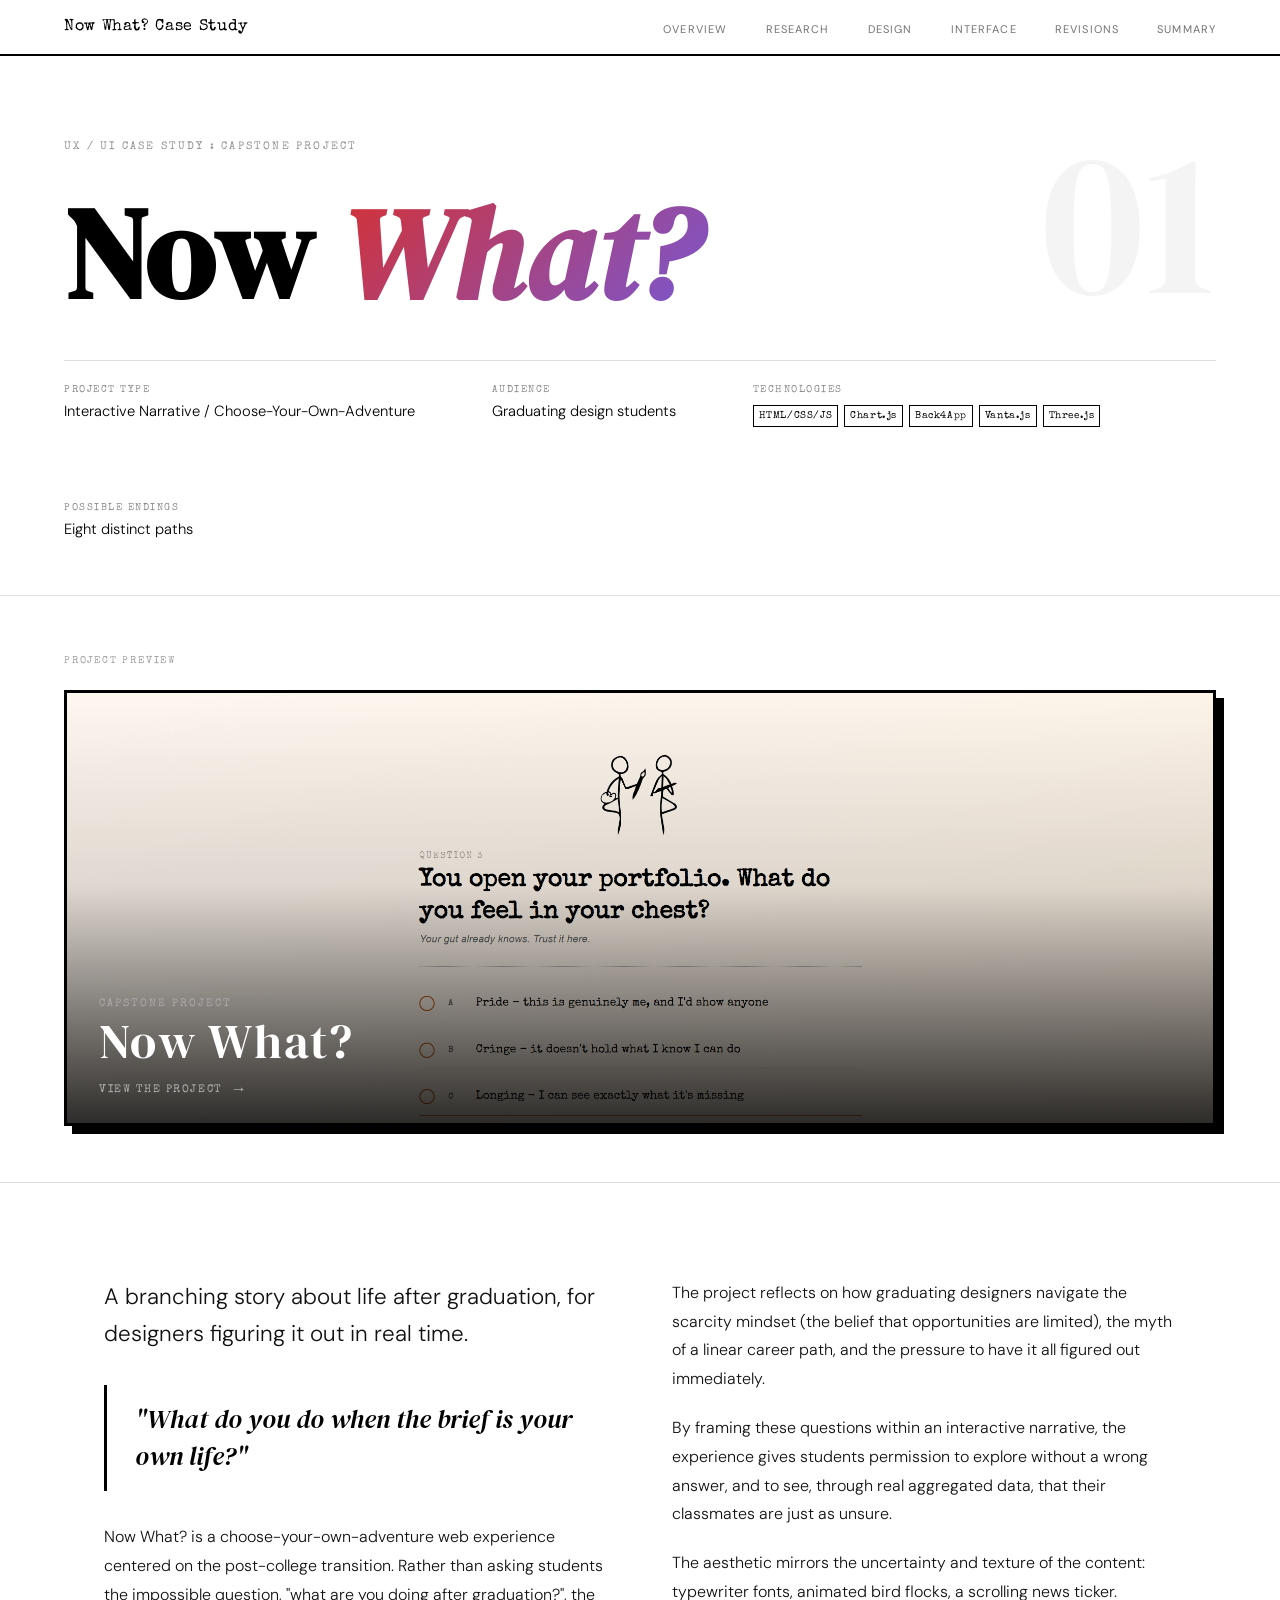
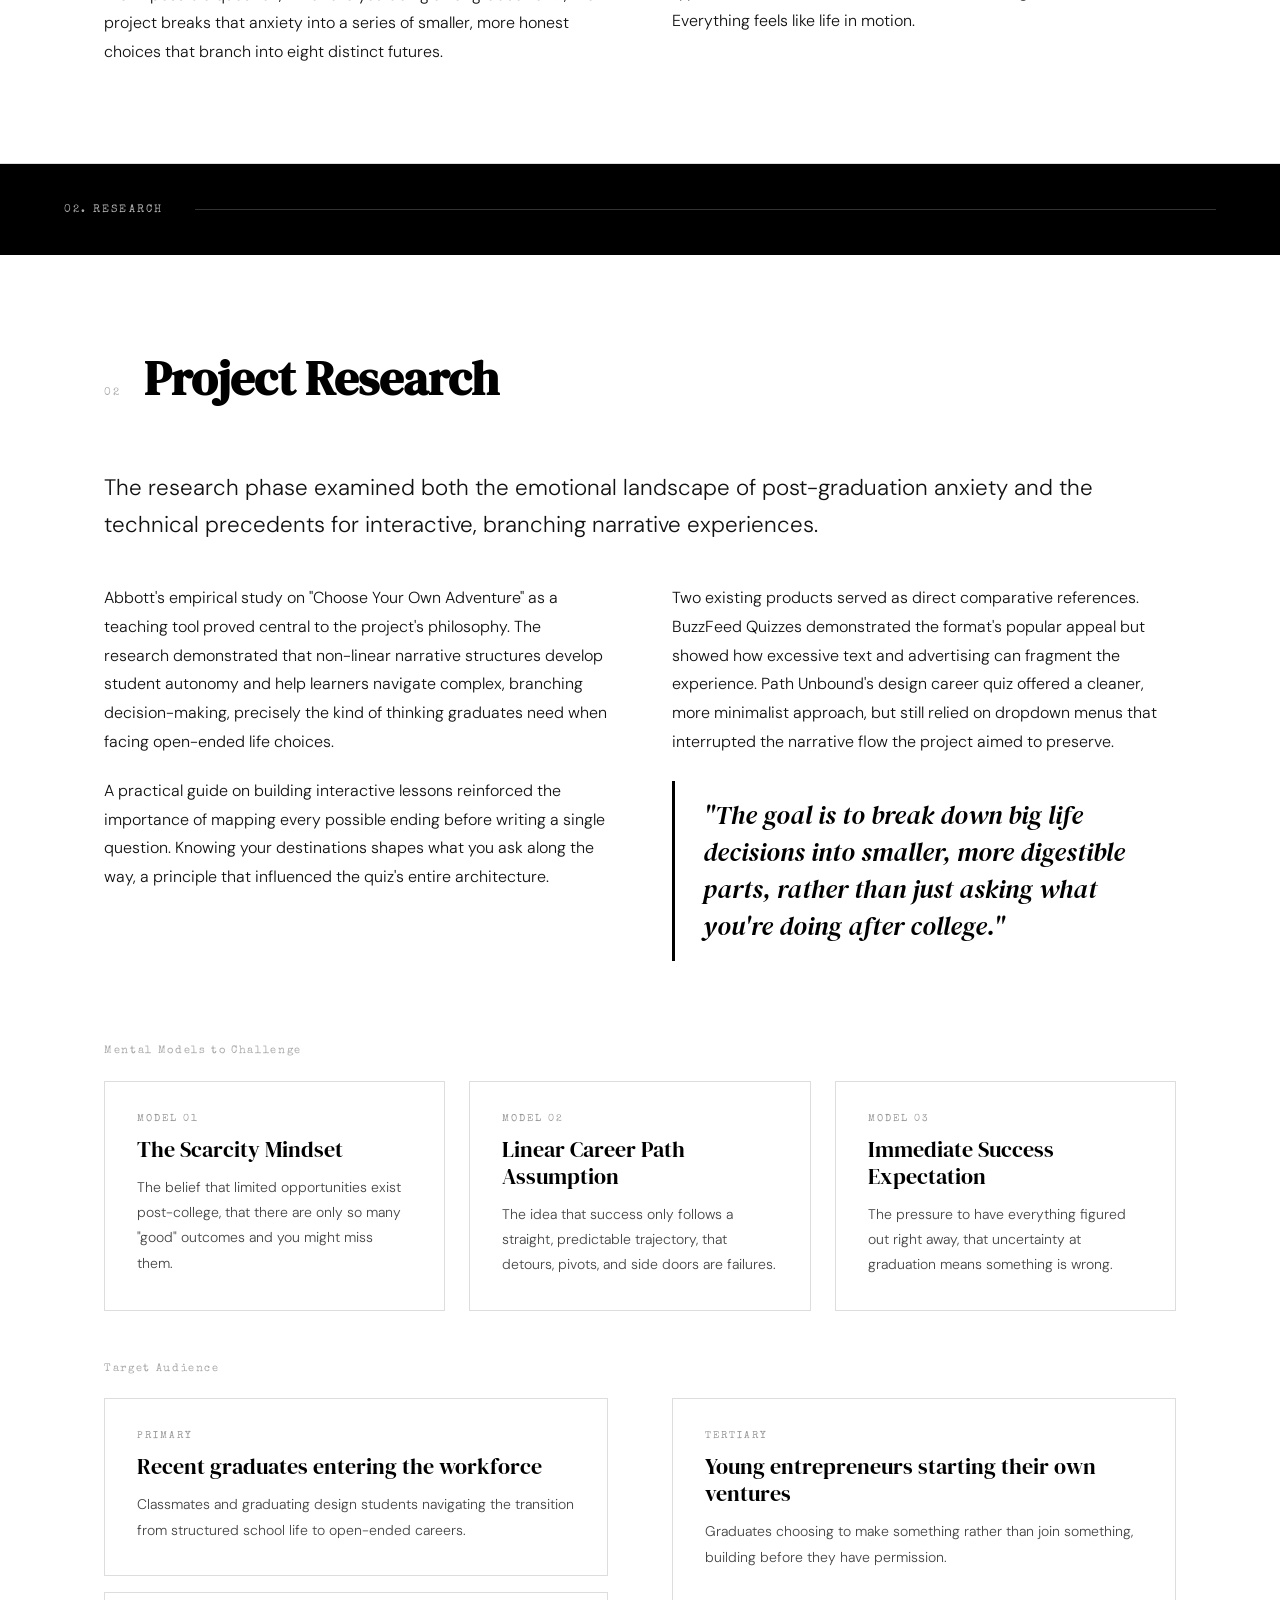
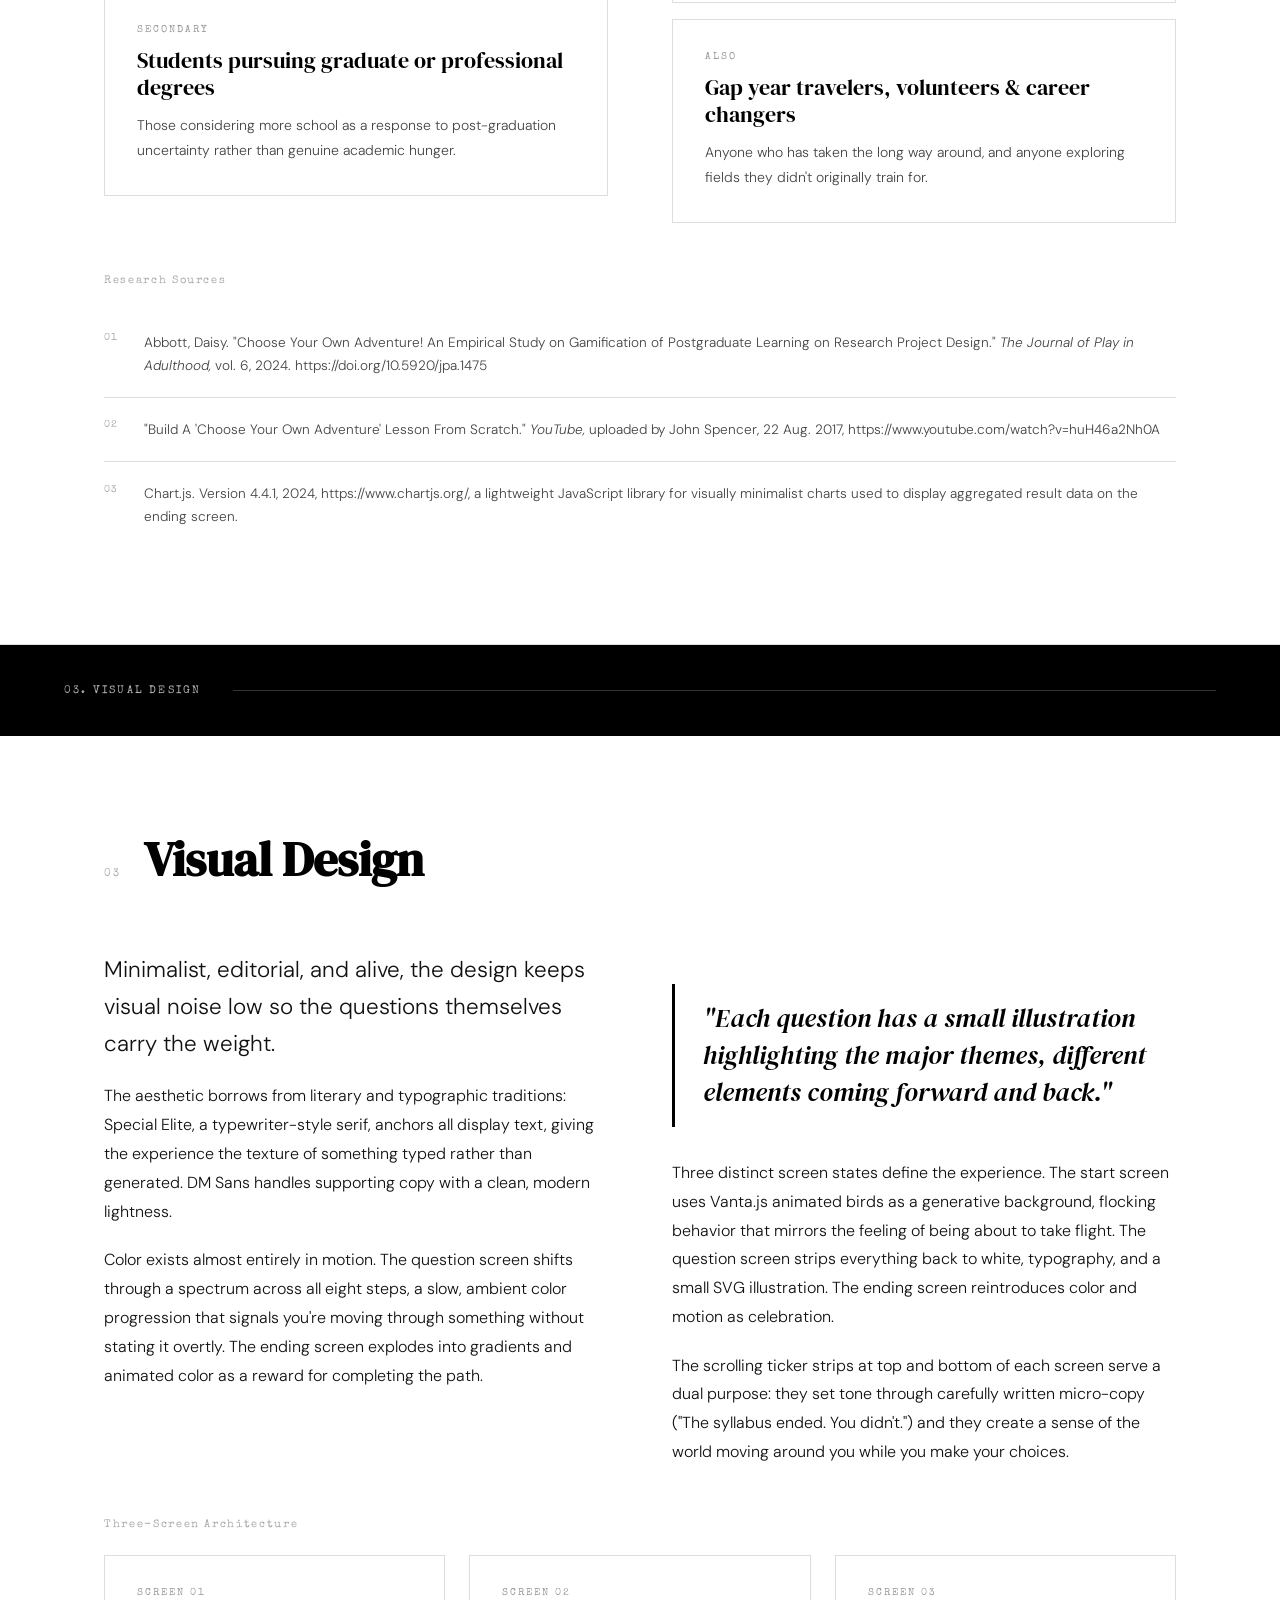
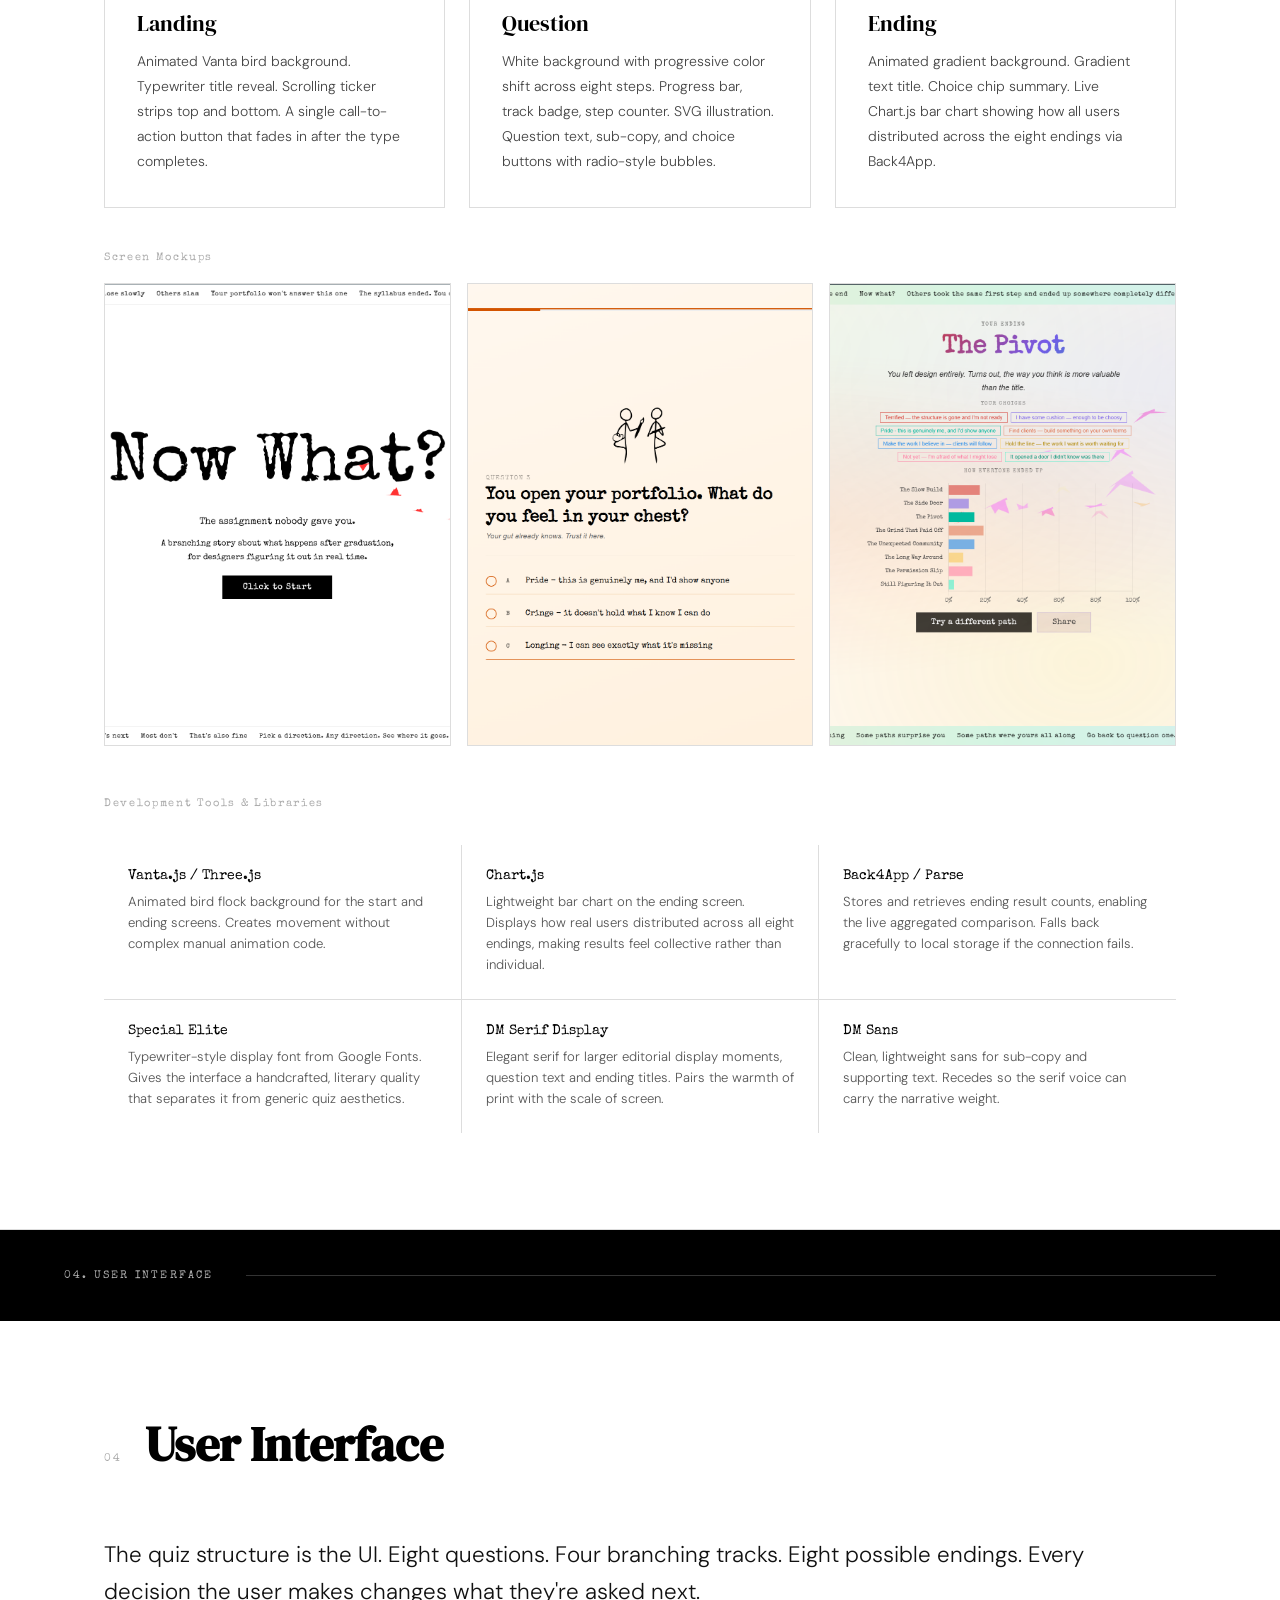
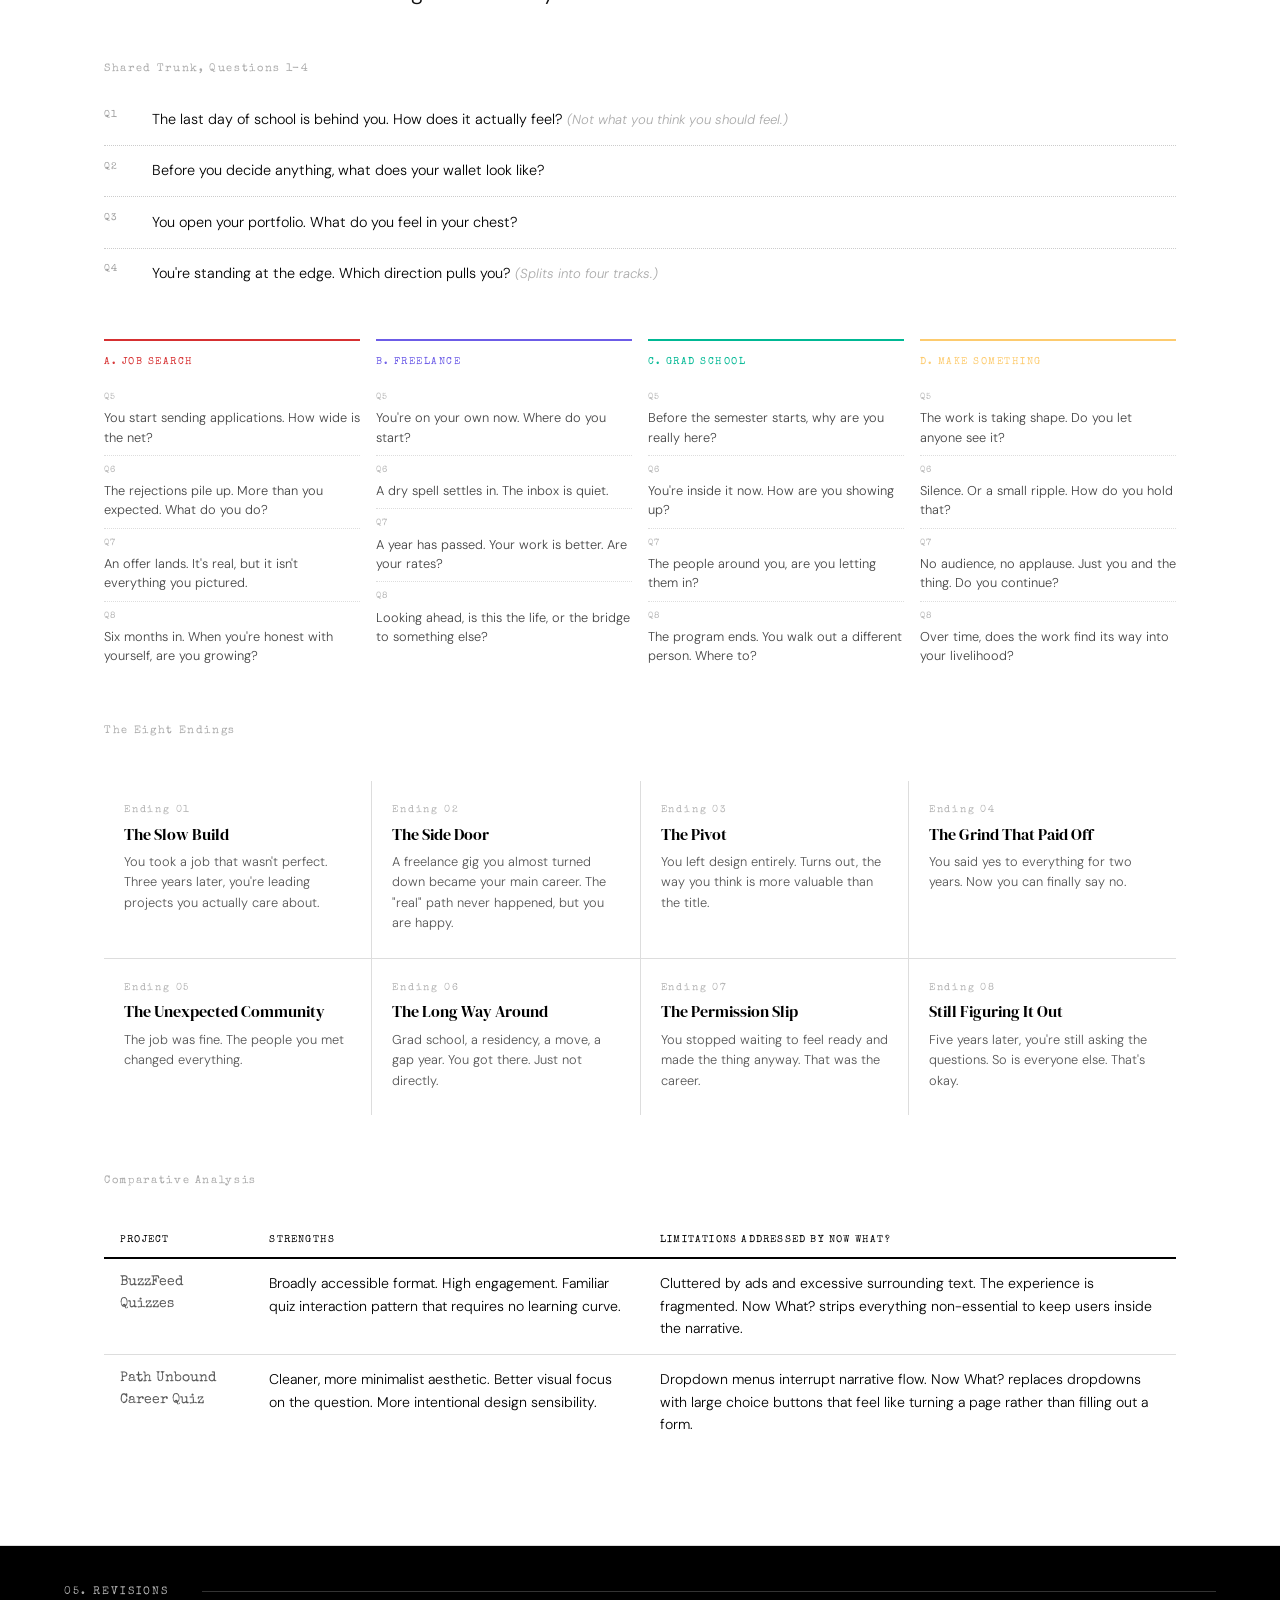
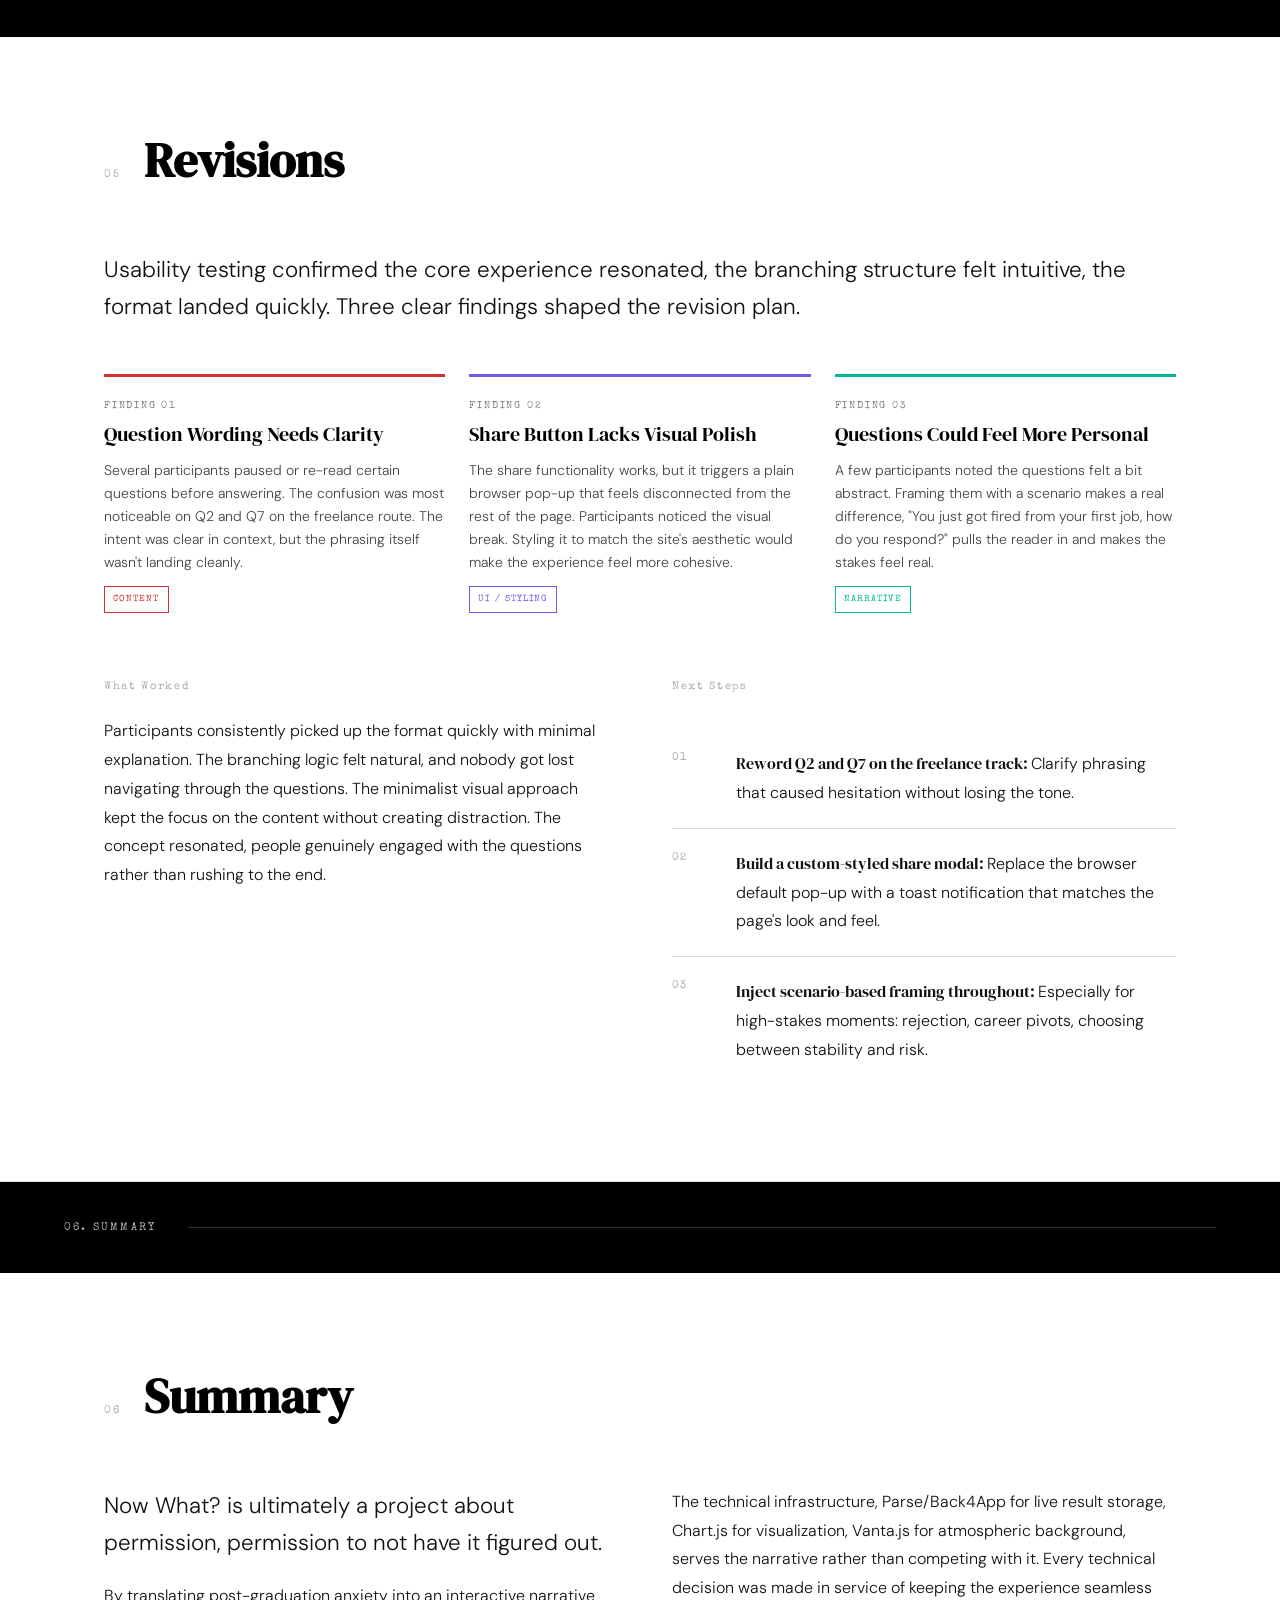
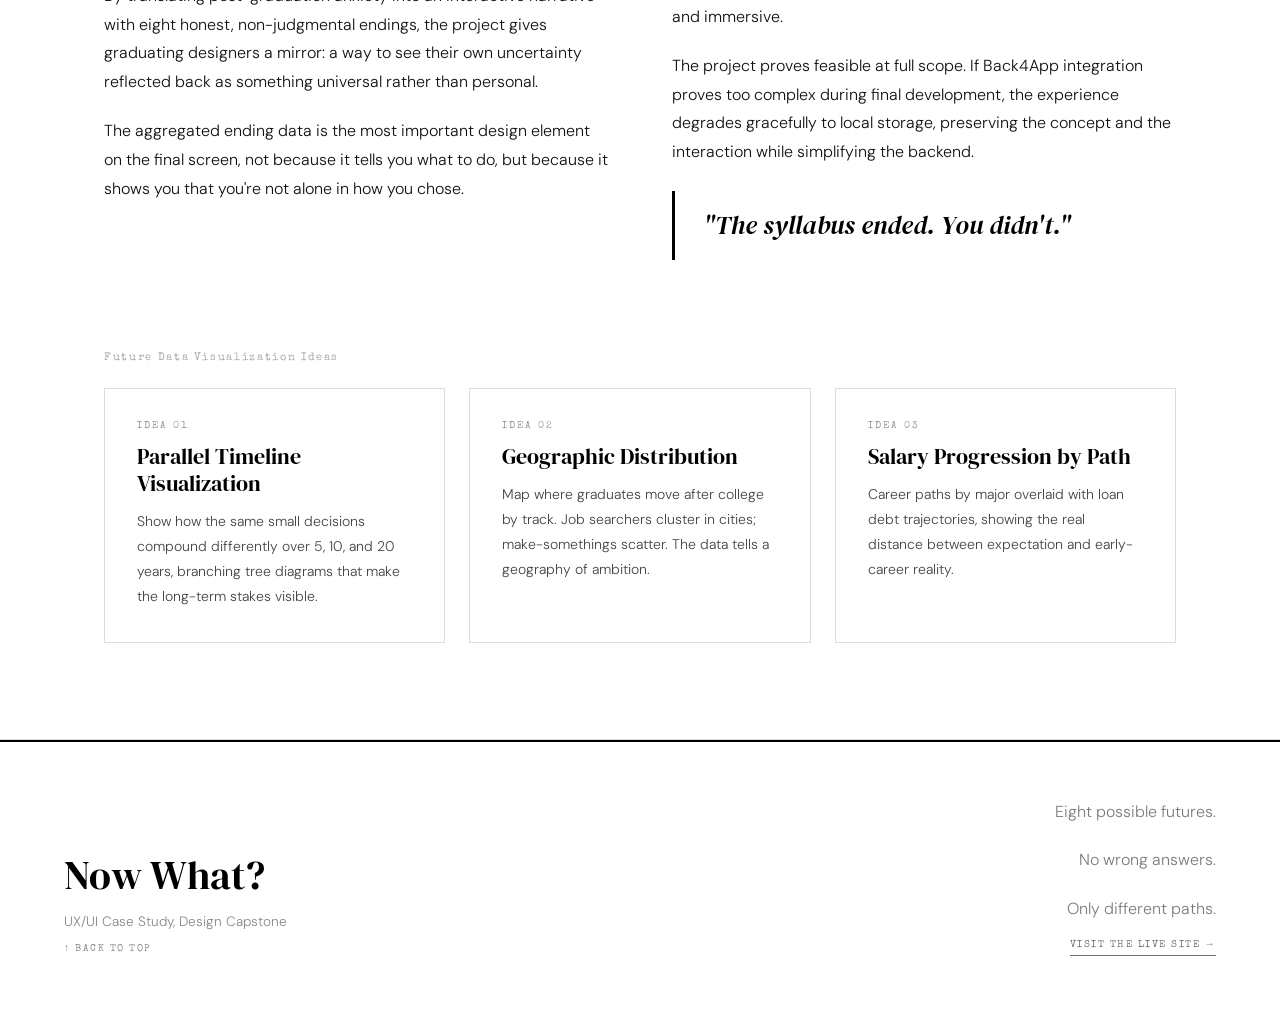
<file: nowWhat/index.html>
<!DOCTYPE html>
<html lang="en">

<head>
  <meta charset="UTF-8">
  <meta name="viewport" content="width=device-width, initial-scale=1.0">
  <title>Now What? Case Study</title>
  <link rel="preconnect" href="https://fonts.googleapis.com">
  <link href="https://fonts.googleapis.com/css2?family=DM+Serif+Display:ital@0;1&family=DM+Sans:ital,wght@0,300;0,400;0,500;1,300&family=Special+Elite&display=swap" rel="stylesheet">
  <link href="styles.css" rel="stylesheet">
</head>

<body>
  <!-- I only had one class this quarter so I wanted to go all out. Hope you enjoy :)-->
  <!-- ── NAV ── -->
  <nav>
    <a class="nav-logo" href="#overview">Now What? Case Study</a>
    <ul>
      <li><a href="#overview">Overview</a></li>
      <li><a href="#research">Research</a></li>
      <li><a href="#design">Design</a></li>
      <li><a href="#ui">Interface</a></li>
      <li><a href="#revisions">Revisions</a></li>
      <li><a href="#summary">Summary</a></li>
    </ul>
  </nav>

  <!-- ══ HERO / OVERVIEW ══ -->
  <section id="overview">
    <div class="hero-stamp" aria-hidden="true">
      <div class="hero-stamp-num">01</div>
    </div>

    <p class="hero-eyebrow">UX / UI Case Study : Capstone Project</p>
    <h1 class="hero-title">Now <em>What?&nbsp;</em></h1>

    <div class="hero-meta">
      <div class="hero-meta-item">
        <span class="hero-meta-label">Project Type</span>
        <span class="hero-meta-value">Interactive Narrative / Choose-Your-Own-Adventure</span>
      </div>
      <div class="hero-meta-item">
        <span class="hero-meta-label">Audience</span>
        <span class="hero-meta-value">Graduating design students</span>
      </div>
      <div class="hero-meta-item">
        <span class="hero-meta-label">Technologies</span>
        <div class="hero-pill-group">
          <span class="pill">HTML/CSS/JS</span>
          <span class="pill">Chart.js</span>
          <span class="pill">Back4App</span>
          <span class="pill">Vanta.js</span>
          <span class="pill">Three.js</span>
        </div>
      </div>
      <div class="hero-meta-item">
        <span class="hero-meta-label">Possible Endings</span>
        <span class="hero-meta-value">Eight distinct paths</span>
      </div>
    </div>
  </section>

  <!-- ── HERO PREVIEW IMAGE ── -->
  <div class="hero-preview reveal">
    <p class="hero-preview-label">Project Preview</p>
    <a href="https://hjboyenga.github.io/des157b-spring2026/capstone/final/index.html" target="_blank"
      rel="noopener noreferrer" class="hero-preview-link" aria-label="Visit the live site">
      <img class="hero-preview-svg" src="images/questionImage.png" alt="Now What? — interactive narrative preview">
      <div class="hero-preview-overlay">
        <div class="hero-preview-overlay-label">Capstone Project</div>
        <div class="hero-preview-overlay-title">Now What?</div>
        <span class="hero-preview-overlay-cta">View the project</span>
      </div>
    </a>
  </div>

  <!-- ── OVERVIEW BODY ── -->
  <section>
    <div class="section-inner">
      <div class="two-col reveal">
        <div>
          <p class="lede">A branching story about life after graduation, for designers figuring it out in real time.</p>
          <div class="pull-quote">
            <p>"What do you do when the brief is your own life?"</p>
          </div>
          <p>Now What? is a choose-your-own-adventure web experience centered on the post-college transition. Rather
            than asking students the impossible question, "what are you doing after graduation?", the project breaks
            that anxiety into a series of smaller, more honest choices that branch into eight distinct futures.</p>
        </div>
        <div>
          <p>The project reflects on how graduating designers navigate the scarcity mindset (the belief that
            opportunities are limited), the myth of a linear career path, and the pressure to have it all figured out
            immediately.</p>
          <p style="margin-top:1.25rem">By framing these questions within an interactive narrative, the experience gives
            students permission to explore without a wrong answer, and to see, through real aggregated data, that their
            classmates are just as unsure.</p>
          <p style="margin-top:1.25rem">The aesthetic mirrors the uncertainty and texture of the content: typewriter
            fonts, animated bird flocks, a scrolling news ticker. Everything feels like life in motion.</p>
        </div>
      </div>
    </div>
  </section>

  <!-- ── BLACK DIVIDER ── -->
  <div class="bleed-label">
    <span class="bleed-label-text">02. Research</span>
    <div class="bleed-label-line"></div>
  </div>

  <!-- ══ RESEARCH ══ -->
  <section id="research">
    <div class="section-inner">
      <div class="section-header reveal">
        <span class="section-num">02</span>
        <h2 class="section-title">Project Research</h2>
      </div>

      <p class="lede reveal" style="max-width:70ch;margin-bottom:2.5rem">The research phase examined both the emotional
        landscape of post-graduation anxiety and the technical precedents for interactive, branching narrative
        experiences.</p>

      <div class="two-col reveal">
        <div>
          <p>Abbott's empirical study on "Choose Your Own Adventure" as a teaching tool proved central to the project's
            philosophy. The research demonstrated that non-linear narrative structures develop student autonomy and help
            learners navigate complex, branching decision-making, precisely the kind of thinking graduates need when
            facing open-ended life choices.</p>
          <p>A practical guide on building interactive lessons reinforced the importance of mapping every possible
            ending before writing a single question. Knowing your destinations shapes what you ask along the way, a
            principle that influenced the quiz's entire architecture.</p>
        </div>
        <div>
          <p>Two existing products served as direct comparative references. BuzzFeed Quizzes demonstrated the format's
            popular appeal but showed how excessive text and advertising can fragment the experience. Path Unbound's
            design career quiz offered a cleaner, more minimalist approach, but still relied on dropdown menus that
            interrupted the narrative flow the project aimed to preserve.</p>
          <div class="pull-quote" style="margin-top:1.5rem">
            <p>"The goal is to break down big life decisions into smaller, more digestible parts, rather than just
              asking what you're doing after college."</p>
          </div>
        </div>
      </div>

      <!-- Mental Models -->
      <div style="margin-top:3rem" class="reveal">
        <p class="section-num" style="margin-bottom:1.25rem;display:block">Mental Models to Challenge</p>
        <div class="three-col">
          <div class="card">
            <div class="card-num">Model 01</div>
            <div class="card-title">The Scarcity Mindset</div>
            <p>The belief that limited opportunities exist post-college, that there are only so many "good" outcomes and
              you might miss them.</p>
          </div>
          <div class="card">
            <div class="card-num">Model 02</div>
            <div class="card-title">Linear Career Path Assumption</div>
            <p>The idea that success only follows a straight, predictable trajectory, that detours, pivots, and side
              doors are failures.</p>
          </div>
          <div class="card">
            <div class="card-num">Model 03</div>
            <div class="card-title">Immediate Success Expectation</div>
            <p>The pressure to have everything figured out right away, that uncertainty at graduation means something is
              wrong.</p>
          </div>
        </div>
      </div>

      <!-- Audience -->
      <div style="margin-top:3rem" class="reveal">
        <p class="section-num" style="margin-bottom:1.25rem;display:block">Target Audience</p>
        <div class="two-col">
          <div>
            <div class="card" style="margin-bottom:1rem">
              <div class="card-num">Primary</div>
              <div class="card-title">Recent graduates entering the workforce</div>
              <p>Classmates and graduating design students navigating the transition from structured school life to
                open-ended careers.</p>
            </div>
            <div class="card">
              <div class="card-num">Secondary</div>
              <div class="card-title">Students pursuing graduate or professional degrees</div>
              <p>Those considering more school as a response to post-graduation uncertainty rather than genuine academic
                hunger.</p>
            </div>
          </div>
          <div>
            <div class="card" style="margin-bottom:1rem">
              <div class="card-num">Tertiary</div>
              <div class="card-title">Young entrepreneurs starting their own ventures</div>
              <p>Graduates choosing to make something rather than join something, building before they have permission.
              </p>
            </div>
            <div class="card">
              <div class="card-num">Also</div>
              <div class="card-title">Gap year travelers, volunteers &amp; career changers</div>
              <p>Anyone who has taken the long way around, and anyone exploring fields they didn't originally train for.
              </p>
            </div>
          </div>
        </div>
      </div>

      <!-- Sources -->
      <div style="margin-top:3rem" class="reveal">
        <p class="section-num" style="margin-bottom:1.25rem;display:block">Research Sources</p>
        <div class="source-item">
          <span class="source-num">01</span>
          <p class="source-text">Abbott, Daisy. "Choose Your Own Adventure! An Empirical Study on Gamification of
            Postgraduate Learning on Research Project Design." <em>The Journal of Play in Adulthood,</em> vol. 6, 2024.
            https://doi.org/10.5920/jpa.1475</p>
        </div>
        <div class="source-item">
          <span class="source-num">02</span>
          <p class="source-text">"Build A 'Choose Your Own Adventure' Lesson From Scratch." <em>YouTube,</em> uploaded
            by John Spencer, 22 Aug. 2017, https://www.youtube.com/watch?v=huH46a2Nh0A</p>
        </div>
        <div class="source-item">
          <span class="source-num">03</span>
          <p class="source-text">Chart.js. Version 4.4.1, 2024, https://www.chartjs.org/, a lightweight JavaScript
            library for visually minimalist charts used to display aggregated result data on the ending screen.</p>
        </div>
      </div>
    </div>
  </section>

  <!-- ── BLACK DIVIDER ── -->
  <div class="bleed-label">
    <span class="bleed-label-text">03. Visual Design</span>
    <div class="bleed-label-line"></div>
  </div>

  <!-- ══ DESIGN ══ -->
  <section id="design">
    <div class="section-inner">
      <div class="section-header reveal">
        <span class="section-num">03</span>
        <h2 class="section-title">Visual Design</h2>
      </div>

      <div class="two-col reveal">
        <div>
          <p class="lede">Minimalist, editorial, and alive, the design keeps visual noise low so the questions
            themselves carry the weight.</p>
          <p style="margin-top:1.25rem">The aesthetic borrows from literary and typographic traditions: Special Elite, a
            typewriter-style serif, anchors all display text, giving the experience the texture of something typed
            rather than generated. DM Sans handles supporting copy with a clean, modern lightness.</p>
          <p style="margin-top:1.25rem">Color exists almost entirely in motion. The question screen shifts through a
            spectrum across all eight steps, a slow, ambient color progression that signals you're moving through
            something without stating it overtly. The ending screen explodes into gradients and animated color as a
            reward for completing the path.</p>
        </div>
        <div>
          <div class="pull-quote">
            <p>"Each question has a small illustration highlighting the major themes, different elements coming forward
              and back."</p>
          </div>
          <p>Three distinct screen states define the experience. The start screen uses Vanta.js animated birds as a
            generative background, flocking behavior that mirrors the feeling of being about to take flight. The
            question screen strips everything back to white, typography, and a small SVG illustration. The ending screen
            reintroduces color and motion as celebration.</p>
          <p style="margin-top:1.25rem">The scrolling ticker strips at top and bottom of each screen serve a dual
            purpose: they set tone through carefully written micro-copy ("The syllabus ended. You didn't.") and they
            create a sense of the world moving around you while you make your choices.</p>
        </div>
      </div>

      <div style="margin-top:3rem" class="reveal">
        <p class="section-num" style="margin-bottom:1.25rem;display:block">Three-Screen Architecture</p>
        <div class="three-col">
          <div class="card">
            <div class="card-num">Screen 01</div>
            <div class="card-title">Landing</div>
            <p>Animated Vanta bird background. Typewriter title reveal. Scrolling ticker strips top and bottom. A single
              call-to-action button that fades in after the type completes.</p>
          </div>
          <div class="card">
            <div class="card-num">Screen 02</div>
            <div class="card-title">Question</div>
            <p>White background with progressive color shift across eight steps. Progress bar, track badge, step
              counter. SVG illustration. Question text, sub-copy, and choice buttons with radio-style bubbles.</p>
          </div>
          <div class="card">
            <div class="card-num">Screen 03</div>
            <div class="card-title">Ending</div>
            <p>Animated gradient background. Gradient text title. Choice chip summary. Live Chart.js bar chart showing
              how all users distributed across the eight endings via Back4App.</p>
          </div>
        </div>
      </div>

      <!-- Image placeholder: screen mockups -->
      <div class="reveal" style="margin-top:2.5rem">
        <p class="section-num" style="margin-bottom:1rem;display:block">Screen Mockups</p>
        <div style="display:grid;grid-template-columns:1fr 1fr 1fr;gap:1rem">
          <img src="images/heroImage.png" alt="Landing Screen"
            style="width:100%;aspect-ratio:3/4;object-fit:cover;display:block;border:1px solid var(--border)">
          <img src="images/questionImage.png" alt="Question Screen"
            style="width:100%;aspect-ratio:3/4;object-fit:cover;display:block;border:1px solid var(--border)">
          <img src="images/endImage.png" alt="Ending Screen"
            style="width:100%;aspect-ratio:3/4;object-fit:cover;display:block;border:1px solid var(--border)">
        </div>
      </div>

      <div style="margin-top:3rem" class="reveal">
        <p class="section-num" style="margin-bottom:1.25rem;display:block">Development Tools &amp; Libraries</p>
        <div class="tools-grid">
          <div class="tool-cell">
            <div class="tool-name">Vanta.js / Three.js</div>
            <p class="tool-desc">Animated bird flock background for the start and ending screens. Creates movement
              without complex manual animation code.</p>
          </div>
          <div class="tool-cell">
            <div class="tool-name">Chart.js</div>
            <p class="tool-desc">Lightweight bar chart on the ending screen. Displays how real users distributed across
              all eight endings, making results feel collective rather than individual.</p>
          </div>
          <div class="tool-cell">
            <div class="tool-name">Back4App / Parse</div>
            <p class="tool-desc">Stores and retrieves ending result counts, enabling the live aggregated comparison.
              Falls back gracefully to local storage if the connection fails.</p>
          </div>
          <div class="tool-cell">
            <div class="tool-name">Special Elite</div>
            <p class="tool-desc">Typewriter-style display font from Google Fonts. Gives the interface a handcrafted,
              literary quality that separates it from generic quiz aesthetics.</p>
          </div>
          <div class="tool-cell">
            <div class="tool-name">DM Serif Display</div>
            <p class="tool-desc">Elegant serif for larger editorial display moments, question text and ending titles.
              Pairs the warmth of print with the scale of screen.</p>
          </div>
          <div class="tool-cell">
            <div class="tool-name">DM Sans</div>
            <p class="tool-desc">Clean, lightweight sans for sub-copy and supporting text. Recedes so the serif voice
              can carry the narrative weight.</p>
          </div>
        </div>
      </div>
    </div>
  </section>

  <!-- ── BLACK DIVIDER ── -->
  <div class="bleed-label">
    <span class="bleed-label-text">04. User Interface</span>
    <div class="bleed-label-line"></div>
  </div>

  <!-- ══ UI ══ -->
  <section id="ui">
    <div class="section-inner">
      <div class="section-header reveal">
        <span class="section-num">04</span>
        <h2 class="section-title">User Interface</h2>
      </div>

      <p class="lede reveal" style="max-width:70ch;margin-bottom:3rem">The quiz structure is the UI. Eight questions.
        Four branching tracks. Eight possible endings. Every decision the user makes changes what they're asked next.
      </p>

      <!-- Quiz Map -->
      <div class="reveal">
        <p class="section-num" style="margin-bottom:1rem;display:block">Shared Trunk, Questions 1-4</p>
        <div class="quiz-trunk">
          <div class="trunk-step">
            <span class="trunk-q-num">Q1</span>
            <span class="trunk-q-text">The last day of school is behind you. How does it actually feel? <em
                style="color:#aaa;font-size:.82rem">(Not what you think you should feel.)</em></span>
          </div>
          <div class="trunk-step">
            <span class="trunk-q-num">Q2</span>
            <span class="trunk-q-text">Before you decide anything, what does your wallet look like?</span>
          </div>
          <div class="trunk-step">
            <span class="trunk-q-num">Q3</span>
            <span class="trunk-q-text">You open your portfolio. What do you feel in your chest?</span>
          </div>
          <div class="trunk-step">
            <span class="trunk-q-num">Q4</span>
            <span class="trunk-q-text">You're standing at the edge. Which direction pulls you? <em
                style="color:#aaa;font-size:.82rem">(Splits into four tracks.)</em></span>
          </div>
        </div>
      </div>

      <!-- Track grid -->
      <div class="tracks-grid reveal" style="margin-top:2.5rem">
        <div class="track-col">
          <div class="track-label">A. Job Search</div>
          <div class="track-q"><span class="track-q-label">Q5</span>You start sending applications. How wide is the net?
          </div>
          <div class="track-q"><span class="track-q-label">Q6</span>The rejections pile up. More than you expected. What
            do you do?</div>
          <div class="track-q"><span class="track-q-label">Q7</span>An offer lands. It's real, but it isn't everything
            you pictured.</div>
          <div class="track-q"><span class="track-q-label">Q8</span>Six months in. When you're honest with yourself, are
            you growing?</div>
        </div>
        <div class="track-col">
          <div class="track-label">B. Freelance</div>
          <div class="track-q"><span class="track-q-label">Q5</span>You're on your own now. Where do you start?</div>
          <div class="track-q"><span class="track-q-label">Q6</span>A dry spell settles in. The inbox is quiet.</div>
          <div class="track-q"><span class="track-q-label">Q7</span>A year has passed. Your work is better. Are your
            rates?</div>
          <div class="track-q"><span class="track-q-label">Q8</span>Looking ahead, is this the life, or the bridge to
            something else?</div>
        </div>
        <div class="track-col">
          <div class="track-label">C. Grad School</div>
          <div class="track-q"><span class="track-q-label">Q5</span>Before the semester starts, why are you really here?
          </div>
          <div class="track-q"><span class="track-q-label">Q6</span>You're inside it now. How are you showing up?</div>
          <div class="track-q"><span class="track-q-label">Q7</span>The people around you, are you letting them in?
          </div>
          <div class="track-q"><span class="track-q-label">Q8</span>The program ends. You walk out a different person.
            Where to?</div>
        </div>
        <div class="track-col">
          <div class="track-label">D. Make Something</div>
          <div class="track-q"><span class="track-q-label">Q5</span>The work is taking shape. Do you let anyone see it?
          </div>
          <div class="track-q"><span class="track-q-label">Q6</span>Silence. Or a small ripple. How do you hold that?
          </div>
          <div class="track-q"><span class="track-q-label">Q7</span>No audience, no applause. Just you and the thing. Do
            you continue?</div>
          <div class="track-q"><span class="track-q-label">Q8</span>Over time, does the work find its way into your
            livelihood?</div>
        </div>
      </div>

      <!-- Endings -->
      <div class="reveal" style="margin-top:3rem">
        <p class="section-num" style="margin-bottom:1rem;display:block">The Eight Endings</p>
        <div class="endings-grid">
          <div class="ending-cell">
            <div class="ending-num">Ending 01</div>
            <div class="ending-name">The Slow Build</div>
            <p class="ending-blurb">You took a job that wasn't perfect. Three years later, you're leading projects you
              actually care about.</p>
          </div>
          <div class="ending-cell">
            <div class="ending-num">Ending 02</div>
            <div class="ending-name">The Side Door</div>
            <p class="ending-blurb">A freelance gig you almost turned down became your main career. The "real" path
              never happened, but you are happy.</p>
          </div>
          <div class="ending-cell">
            <div class="ending-num">Ending 03</div>
            <div class="ending-name">The Pivot</div>
            <p class="ending-blurb">You left design entirely. Turns out, the way you think is more valuable than the
              title.</p>
          </div>
          <div class="ending-cell">
            <div class="ending-num">Ending 04</div>
            <div class="ending-name">The Grind That Paid Off</div>
            <p class="ending-blurb">You said yes to everything for two years. Now you can finally say no.</p>
          </div>
          <div class="ending-cell">
            <div class="ending-num">Ending 05</div>
            <div class="ending-name">The Unexpected Community</div>
            <p class="ending-blurb">The job was fine. The people you met changed everything.</p>
          </div>
          <div class="ending-cell">
            <div class="ending-num">Ending 06</div>
            <div class="ending-name">The Long Way Around</div>
            <p class="ending-blurb">Grad school, a residency, a move, a gap year. You got there. Just not directly.</p>
          </div>
          <div class="ending-cell">
            <div class="ending-num">Ending 07</div>
            <div class="ending-name">The Permission Slip</div>
            <p class="ending-blurb">You stopped waiting to feel ready and made the thing anyway. That was the career.
            </p>
          </div>
          <div class="ending-cell">
            <div class="ending-num">Ending 08</div>
            <div class="ending-name">Still Figuring It Out</div>
            <p class="ending-blurb">Five years later, you're still asking the questions. So is everyone else. That's
              okay.</p>
          </div>
        </div>
      </div>

      <!-- Comparative Analysis -->
      <div class="reveal" style="margin-top:3.5rem">
        <p class="section-num" style="margin-bottom:1.25rem;display:block">Comparative Analysis</p>
        <table class="compare-table">
          <thead>
            <tr>
              <th>Project</th>
              <th>Strengths</th>
              <th>Limitations addressed by Now What?</th>
            </tr>
          </thead>
          <tbody>
            <tr>
              <td>BuzzFeed Quizzes</td>
              <td>Broadly accessible format. High engagement. Familiar quiz interaction pattern that requires no
                learning curve.</td>
              <td>Cluttered by ads and excessive surrounding text. The experience is fragmented. Now What? strips
                everything non-essential to keep users inside the narrative.</td>
            </tr>
            <tr>
              <td>Path Unbound Career Quiz</td>
              <td>Cleaner, more minimalist aesthetic. Better visual focus on the question. More intentional design
                sensibility.</td>
              <td>Dropdown menus interrupt narrative flow. Now What? replaces dropdowns with large choice buttons that
                feel like turning a page rather than filling out a form.</td>
            </tr>
          </tbody>
        </table>
      </div>
    </div>
  </section>

  <!-- ── BLACK DIVIDER ── -->
  <div class="bleed-label">
    <span class="bleed-label-text">05. Revisions</span>
    <div class="bleed-label-line"></div>
  </div>

  <!-- ══ REVISIONS ══ -->
  <section id="revisions">
    <div class="section-inner">
      <div class="section-header reveal">
        <span class="section-num">05</span>
        <h2 class="section-title">Revisions</h2>
      </div>

      <p class="lede reveal" style="max-width:70ch;margin-bottom:3rem">Usability testing confirmed the core experience
        resonated, the branching structure felt intuitive, the format landed quickly. Three clear findings shaped the
        revision plan.</p>

      <div class="three-col reveal">
        <div class="finding-card accent-red">
          <div class="finding-label">Finding 01</div>
          <div class="finding-title">Question Wording Needs Clarity</div>
          <p style="font-size:.875rem;line-height:1.65;color:#444">Several participants paused or re-read certain
            questions before answering. The confusion was most noticeable on Q2 and Q7 on the freelance route. The
            intent was clear in context, but the phrasing itself wasn't landing cleanly.</p>
          <span class="finding-tag">Content</span>
        </div>
        <div class="finding-card accent-purple">
          <div class="finding-label">Finding 02</div>
          <div class="finding-title">Share Button Lacks Visual Polish</div>
          <p style="font-size:.875rem;line-height:1.65;color:#444">The share functionality works, but it triggers a
            plain browser pop-up that feels disconnected from the rest of the page. Participants noticed the visual
            break. Styling it to match the site's aesthetic would make the experience feel more cohesive.</p>
          <span class="finding-tag">UI / Styling</span>
        </div>
        <div class="finding-card accent-green">
          <div class="finding-label">Finding 03</div>
          <div class="finding-title">Questions Could Feel More Personal</div>
          <p style="font-size:.875rem;line-height:1.65;color:#444">A few participants noted the questions felt a bit
            abstract. Framing them with a scenario makes a real difference, "You just got fired from your first job, how
            do you respond?" pulls the reader in and makes the stakes feel real.</p>
          <span class="finding-tag">Narrative</span>
        </div>
      </div>

      <div class="two-col" style="margin-top:3rem">
        <div class="reveal">
          <p class="section-num" style="margin-bottom:1rem;display:block">What Worked</p>
          <p>Participants consistently picked up the format quickly with minimal explanation. The branching logic felt
            natural, and nobody got lost navigating through the questions. The minimalist visual approach kept the focus
            on the content without creating distraction. The concept resonated, people genuinely engaged with the
            questions rather than rushing to the end.</p>
        </div>
        <div class="reveal">
          <p class="section-num" style="margin-bottom:1rem;display:block">Next Steps</p>
          <ul class="steps-list">
            <li>
              <p><span class="step-title">Reword Q2 and Q7 on the freelance track:&nbsp;</span>Clarify phrasing that
                caused hesitation without losing the tone.</p>
            </li>
            <li>
              <p><span class="step-title">Build a custom-styled share modal:&nbsp;</span>Replace the browser default
                pop-up with a toast notification that matches the page's look and feel.</p>
            </li>
            <li>
              <p><span class="step-title">Inject scenario-based framing throughout:&nbsp;</span>Especially for
                high-stakes moments: rejection, career pivots, choosing between stability and risk.</p>
            </li>
          </ul>
        </div>
      </div>
    </div>
  </section>

  <!-- ── BLACK DIVIDER ── -->
  <div class="bleed-label">
    <span class="bleed-label-text">06. Summary</span>
    <div class="bleed-label-line"></div>
  </div>

  <!-- ══ SUMMARY ══ -->
  <section id="summary">
    <div class="section-inner">
      <div class="section-header reveal">
        <span class="section-num">06</span>
        <h2 class="section-title">Summary</h2>
      </div>

      <div class="two-col reveal">
        <div>
          <p class="lede">Now What? is ultimately a project about permission, permission to not have it figured out.</p>
          <p style="margin-top:1.25rem">By translating post-graduation anxiety into an interactive narrative with eight
            honest, non-judgmental endings, the project gives graduating designers a mirror: a way to see their own
            uncertainty reflected back as something universal rather than personal.</p>
          <p style="margin-top:1.25rem">The aggregated ending data is the most important design element on the final
            screen, not because it tells you what to do, but because it shows you that you're not alone in how you
            chose.</p>
        </div>
        <div>
          <p>The technical infrastructure, Parse/Back4App for live result storage, Chart.js for visualization, Vanta.js
            for atmospheric background, serves the narrative rather than competing with it. Every technical decision was
            made in service of keeping the experience seamless and immersive.</p>
          <p style="margin-top:1.25rem">The project proves feasible at full scope. If Back4App integration proves too
            complex during final development, the experience degrades gracefully to local storage, preserving the
            concept and the interaction while simplifying the backend.</p>
          <div class="pull-quote" style="margin-top:1.5rem">
            <p>"The syllabus ended. You didn't."</p>
          </div>
        </div>
      </div>

      <!-- Speculative Data Ideas -->
      <div class="reveal" style="margin-top:3.5rem">
        <p class="section-num" style="margin-bottom:1.25rem;display:block">Future Data Visualization Ideas</p>
        <div class="three-col">
          <div class="card">
            <div class="card-num">Idea 01</div>
            <div class="card-title">Parallel Timeline Visualization</div>
            <p>Show how the same small decisions compound differently over 5, 10, and 20 years, branching tree diagrams
              that make the long-term stakes visible.</p>
          </div>
          <div class="card">
            <div class="card-num">Idea 02</div>
            <div class="card-title">Geographic Distribution</div>
            <p>Map where graduates move after college by track. Job searchers cluster in cities; make-somethings
              scatter. The data tells a geography of ambition.</p>
          </div>
          <div class="card">
            <div class="card-num">Idea 03</div>
            <div class="card-title">Salary Progression by Path</div>
            <p>Career paths by major overlaid with loan debt trajectories, showing the real distance between expectation
              and early-career reality.</p>
          </div>
        </div>
      </div>
    </div>
  </section>

  <!-- ── FOOTER ── -->
  <footer>
    <div>
      <div class="footer-title">Now What?</div>
      <p style="font-size:.85rem;opacity:.5;margin-top:.5rem;font-weight:300">UX/UI Case Study, Design Capstone</p>
      <a class="back-top" href="#overview">↑ Back to top</a>
    </div>
    <div class="footer-meta">
      <p>Eight possible futures.</p>
      <p>No wrong answers.</p>
      <p>Only different paths.</p>
      <a href="https://hjboyenga.github.io/des157b-spring2026/capstone/final/index.html" target="_blank"
        rel="noopener noreferrer" class="footer-site-link">Visit the live site →</a>
    </div>
  </footer>

  <script>
    // Scroll reveal
    const reveals = document.querySelectorAll('.reveal');
    const observer = new IntersectionObserver((entries) => {
      entries.forEach(entry => {
        if (entry.isIntersecting) {
          entry.target.classList.add('visible');
          observer.unobserve(entry.target);
        }
      });
    }, { threshold: 0.12 });

    reveals.forEach(el => observer.observe(el));
  </script>
</body>

</html>
</file>
<file: nowWhat/styles.css>
:root {
    --black: #000000;
    --white: #ffffff;
    --muted: #666666;
    --border: #dddddd;
    --accent1: #d63031;
    --accent2: #6c5ce7;
    --accent3: #00b894;
    --accent4: #fdcb6e;
    --accent5: #0984e3;
    --accent6: #fd79a8;
}

*,
*::before,
*::after {
    box-sizing: border-box;
    margin: 0;
    padding: 0;
}

html {
    scroll-behavior: smooth;
}

body {
    font-family: 'DM Sans', sans-serif;
    background: #fff;
    color: #000;
    overflow-x: hidden;
}

/* ── NAV ── */
nav {
    border-bottom: 2px solid #000;
    padding: 0 clamp(1.5rem, 5vw, 4rem);
    display: flex;
    align-items: center;
    justify-content: space-between;
    height: 56px;
    position: sticky;
    top: 0;
    background: #fff;
    z-index: 99;
}

.nav-logo {
    font-family: 'Special Elite', serif;
    font-size: 1rem;
    letter-spacing: .04em;
    text-decoration: none;
    color: #000;
}

nav ul {
    list-style: none;
    display: flex;
    gap: clamp(1rem, 3vw, 2.5rem);
}

nav ul li a {
    font-size: 11px;
    letter-spacing: .1em;
    text-transform: uppercase;
    text-decoration: none;
    color: #000;
    opacity: .55;
    transition: opacity .2s;
}

nav ul li a:hover {
    opacity: 1;
}

/* ── HERO ── */
#overview {
    min-height: 60vh;
    display: flex;
    flex-direction: column;
    justify-content: flex-end;
    padding: clamp(2rem, 6vw, 5rem) clamp(1.5rem, 5vw, 4rem) clamp(2rem, 5vw, 3.5rem);
    border-bottom: 1px solid var(--border);
    position: relative;
    overflow: hidden;
}

.hero-eyebrow {
    font-family: 'Special Elite', serif;
    font-size: 11px;
    letter-spacing: .2em;
    text-transform: uppercase;
    opacity: .45;
    margin-bottom: 1.5rem;
}

.hero-title {
    font-family: 'DM Serif Display', serif;
    font-size: clamp(3rem, 10vw, 8rem);
    line-height: 1.15;
    max-width: 14ch;
    margin-bottom: 2rem;
    overflow: visible;
}

.hero-title em {
    font-style: italic;
    background: linear-gradient(135deg, var(--accent1), var(--accent2), var(--accent3), var(--accent4));
    background-size: 300% 300%;
    -webkit-background-clip: text;
    -webkit-text-fill-color: transparent;
    background-clip: text;
    animation: gradShift 6s ease infinite;
    display: inline-block;
    padding-bottom: .25em;
    margin-bottom: -.25em;
}

@keyframes gradShift {
    0% {
        background-position: 0% 50%;
    }

    50% {
        background-position: 100% 50%;
    }

    100% {
        background-position: 0% 50%;
    }
}

.hero-meta {
    display: flex;
    gap: clamp(2rem, 6vw, 5rem);
    flex-wrap: wrap;
    border-top: 1px solid var(--border);
    padding-top: 1.5rem;
}

.hero-meta-item {
    display: flex;
    flex-direction: column;
    gap: .35rem;
}

.hero-meta-label {
    font-size: 10px;
    letter-spacing: .15em;
    text-transform: uppercase;
    opacity: .45;
    font-family: 'Special Elite', serif;
}

.hero-meta-value {
    font-size: .92rem;
    font-weight: 300;
}

.hero-pill-group {
    display: flex;
    flex-wrap: wrap;
    gap: 6px;
    margin-top: .25rem;
}

.pill {
    font-size: 10px;
    border: 1px solid #000;
    padding: 5px 5px;
    font-family: 'Special Elite', serif;
    letter-spacing: .06em;
}

/* floating label top-right */
.hero-stamp {
    position: absolute;
    top: clamp(2rem, 5vw, 4rem);
    right: clamp(1.5rem, 5vw, 4rem);
    text-align: right;
}

.hero-stamp-num {
    font-family: 'DM Serif Display', serif;
    font-size: clamp(5rem, 16vw, 14rem);
    line-height: 1;
    opacity: .04;
    pointer-events: none;
    user-select: none;
}

/* ── SECTIONS ── */
section {
    border-bottom: 1px solid var(--border);
}

.section-inner {
    padding: clamp(3rem, 8vw, 6rem) clamp(1.5rem, 5vw, 4rem);
    max-width: 1200px;
    margin: 0 auto;
}

.section-header {
    display: flex;
    align-items: baseline;
    gap: 1.5rem;
    margin-bottom: clamp(2.5rem, 6vw, 4rem);
}

.section-num {
    font-family: 'Special Elite', serif;
    font-size: 11px;
    letter-spacing: .15em;
    opacity: .35;
    flex-shrink: 0;
}

.section-title {
    font-family: 'DM Serif Display', serif;
    font-size: clamp(1.75rem, 4vw, 3rem);
    line-height: 1.15;
}

/* ── TWO-COL GRID ── */
.two-col {
    display: grid;
    grid-template-columns: 1fr 1fr;
    gap: clamp(2rem, 5vw, 4rem);
    align-items: start;
}

@media (max-width: 700px) {
    .two-col {
        grid-template-columns: 1fr;
    }
}

.three-col {
    display: grid;
    grid-template-columns: repeat(3, 1fr);
    gap: 1.5rem;
}

@media (max-width: 800px) {
    .three-col {
        grid-template-columns: 1fr 1fr;
    }
}

@media (max-width: 480px) {
    .three-col {
        grid-template-columns: 1fr;
    }
}

/* ── TEXT ── */
p {
    font-size: clamp(.88rem, 1.8vw, 1rem);
    line-height: 1.8;
    font-weight: 300;
    color: #111;
}

p+p {
    margin-top: 1.25rem;
}

.lede {
    font-size: clamp(1.1rem, 2.5vw, 1.4rem);
    line-height: 1.65;
    font-weight: 300;
}

/* ── PULL QUOTE ── */
.pull-quote {
    border-left: 3px solid #000;
    padding: 1rem 1.75rem;
    margin: 2rem 0;
}

.pull-quote p {
    font-family: 'DM Serif Display', serif;
    font-size: clamp(1.1rem, 3vw, 1.6rem);
    font-style: italic;
    line-height: 1.45;
    color: #000;
}

/* ── CARD ── */
.card {
    border: 1px solid var(--border);
    padding: clamp(1.25rem, 3vw, 2rem);
}

.card-num {
    font-family: 'Special Elite', serif;
    font-size: 10px;
    letter-spacing: .2em;
    text-transform: uppercase;
    opacity: .4;
    margin-bottom: .75rem;
}

.card-title {
    font-family: 'DM Serif Display', serif;
    font-size: clamp(1rem, 2.5vw, 1.35rem);
    margin-bottom: .75rem;
    line-height: 1.25;
}

.card p {
    font-size: .875rem;
    color: #444;
}

/* ── FINDING CARDS ── */
.finding-card {
    border-top: 3px solid #000;
    padding: 1.5rem 0 1rem;
}

.finding-card.accent-red {
    border-color: var(--accent1);
}

.finding-card.accent-purple {
    border-color: var(--accent2);
}

.finding-card.accent-green {
    border-color: var(--accent3);
}

.finding-label {
    font-size: 10px;
    letter-spacing: .18em;
    text-transform: uppercase;
    font-family: 'Special Elite', serif;
    margin-bottom: .6rem;
    opacity: .5;
}

.finding-title {
    font-family: 'DM Serif Display', serif;
    font-size: clamp(1rem, 2.5vw, 1.25rem);
    margin-bottom: .75rem;
    line-height: 1.3;
}

.finding-tag {
    display: inline-block;
    font-size: 9px;
    letter-spacing: .12em;
    text-transform: uppercase;
    border: 1px solid;
    padding: 8px 8px;
    font-family: 'Special Elite', serif;
    margin-top: .75rem;
}

.finding-card.accent-red .finding-tag {
    border-color: var(--accent1);
    color: var(--accent1);
}

.finding-card.accent-purple .finding-tag {
    border-color: var(--accent2);
    color: var(--accent2);
}

.finding-card.accent-green .finding-tag {
    border-color: var(--accent3);
    color: var(--accent3);
}

/* ── QUIZ STRUCTURE VISUALIZATION ── */
.quiz-map {
    margin-top: 2.5rem;
}

.quiz-trunk {
    display: flex;
    flex-direction: column;
    gap: 0;
}

.trunk-step {
    display: flex;
    align-items: flex-start;
    gap: 1.5rem;
    padding: .9rem 0;
    border-bottom: 1px dotted #ccc;
}

.trunk-step:last-child {
    border-bottom: none;
}

.trunk-q-num {
    font-family: 'Special Elite', serif;
    font-size: 10px;
    letter-spacing: .12em;
    opacity: .4;
    flex-shrink: 0;
    width: 1.5rem;
    margin-top: .1rem;
}

.trunk-q-text {
    font-size: .9rem;
    font-weight: 300;
    line-height: 1.5;
}

.tracks-grid {
    display: grid;
    grid-template-columns: repeat(4, 1fr);
    gap: 1rem;
    margin-top: 2rem;
}

@media (max-width: 700px) {
    .tracks-grid {
        grid-template-columns: 1fr 1fr;
    }
}

.track-col {
    border-top: 2px solid;
    padding-top: 1rem;
}

.track-col:nth-child(1) {
    border-color: var(--accent1);
}

.track-col:nth-child(2) {
    border-color: var(--accent2);
}

.track-col:nth-child(3) {
    border-color: var(--accent3);
}

.track-col:nth-child(4) {
    border-color: var(--accent4);
}

.track-label {
    font-family: 'Special Elite', serif;
    font-size: 10px;
    letter-spacing: .15em;
    text-transform: uppercase;
    margin-bottom: 1rem;
}

.track-col:nth-child(1) .track-label {
    color: var(--accent1);
}

.track-col:nth-child(2) .track-label {
    color: var(--accent2);
}

.track-col:nth-child(3) .track-label {
    color: var(--accent3);
}

.track-col:nth-child(4) .track-label {
    color: var(--accent4);
}

.track-q {
    font-size: .8rem;
    font-weight: 300;
    line-height: 1.5;
    color: #444;
    padding: .5rem 0;
    border-bottom: 1px dotted #ddd;
}

.track-q:last-child {
    border-bottom: none;
}

.track-q-label {
    font-family: 'Special Elite', serif;
    font-size: 9px;
    letter-spacing: .1em;
    opacity: .4;
    display: block;
    margin-bottom: .25rem;
}

/* ── ENDINGS ── */
.endings-grid {
    display: grid;
    grid-template-columns: repeat(4, 1fr);
    gap: 1px;
    background: var(--border);
    margin-top: 2.5rem;
}

@media (max-width: 800px) {
    .endings-grid {
        grid-template-columns: repeat(2, 1fr);
    }
}

.ending-cell {
    background: #fff;
    padding: 1.5rem 1.25rem;
}

.ending-num {
    font-family: 'Special Elite', serif;
    font-size: 10px;
    letter-spacing: .18em;
    opacity: .3;
    margin-bottom: .6rem;
}

.ending-name {
    font-family: 'DM Serif Display', serif;
    font-size: 1rem;
    margin-bottom: .5rem;
    line-height: 1.2;
}

.ending-blurb {
    font-size: .8rem;
    color: #555;
    line-height: 1.6;
    font-weight: 300;
}

/* ── COMPARISON TABLE ── */
.compare-table {
    width: 100%;
    border-collapse: collapse;
    margin-top: 2rem;
    font-size: .88rem;
}

.compare-table th {
    font-family: 'Special Elite', serif;
    font-size: 10px;
    letter-spacing: .12em;
    text-transform: uppercase;
    text-align: left;
    padding: .75rem 1rem;
    border-bottom: 2px solid #000;
    font-weight: 400;
}

.compare-table td {
    padding: .85rem 1rem;
    border-bottom: 1px solid var(--border);
    vertical-align: top;
    line-height: 1.6;
    font-weight: 300;
}

.compare-table tr:last-child td {
    border-bottom: none;
}

.compare-table td:first-child {
    font-family: 'Special Elite', serif;
    font-size: .85rem;
    opacity: .65;
}

/* ── TOOLS GRID ── */
.tools-grid {
    display: grid;
    grid-template-columns: repeat(3, 1fr);
    gap: 1px;
    background: var(--border);
    margin-top: 2rem;
}

@media (max-width: 700px) {
    .tools-grid {
        grid-template-columns: 1fr 1fr;
    }
}

.tool-cell {
    background: #fff;
    padding: 1.5rem;
}

.tool-name {
    font-family: 'Special Elite', serif;
    font-size: .9rem;
    margin-bottom: .5rem;
}

.tool-desc {
    font-size: .82rem;
    color: #555;
    line-height: 1.6;
    font-weight: 300;
}

/* ── NEXT STEPS ── */
.steps-list {
    margin-top: 2rem;
    list-style: none;
    counter-reset: step-counter;
}

.steps-list li {
    counter-increment: step-counter;
    display: grid;
    grid-template-columns: 3rem 1fr;
    gap: 1rem;
    padding: 1.25rem 0;
    border-bottom: 1px solid var(--border);
    align-items: start;
}

.steps-list li:last-child {
    border-bottom: none;
}

.steps-list li::before {
    content: "0" counter(step-counter);
    font-family: 'Special Elite', serif;
    font-size: 11px;
    letter-spacing: .12em;
    opacity: .35;
    margin-top: .2rem;
}

.steps-list li p {
    margin-top: 0;
}

.step-title {
    font-family: 'DM Serif Display', serif;
    font-size: 1rem;
    margin-bottom: .35rem;
}

/* ── SOURCES ── */
.source-item {
    padding: 1.25rem 0;
    border-bottom: 1px solid var(--border);
    display: grid;
    grid-template-columns: 1.5rem 1fr;
    gap: 1rem;
}

.source-item:last-child {
    border-bottom: none;
}

.source-num {
    font-family: 'Special Elite', serif;
    font-size: 10px;
    opacity: .35;
    letter-spacing: .1em;
    margin-top: .15rem;
}

.source-text {
    font-size: .85rem;
    color: #444;
    line-height: 1.7;
    font-weight: 300;
}

.source-text em {
    font-style: italic;
}

/* ── FOOTER ── */
footer {
    padding: clamp(2rem, 5vw, 3.5rem) clamp(1.5rem, 5vw, 4rem);
    display: flex;
    justify-content: space-between;
    align-items: flex-end;
    flex-wrap: wrap;
    gap: 1rem;
    border-top: 2px solid #000;
}

.footer-title {
    font-family: 'DM Serif Display', serif;
    font-size: clamp(1.5rem, 4vw, 2.5rem);
}

.footer-meta {
    text-align: right;
    font-size: .85rem;
    font-weight: 300;
    opacity: .55;
    line-height: 1.8;
}

.footer-site-link {
    display: inline-block;
    margin-top: .75rem;
    font-family: 'Special Elite', serif;
    font-size: 10px;
    letter-spacing: .15em;
    text-transform: uppercase;
    text-decoration: none;
    color: #000;
    opacity: 1;
    border-bottom: 1px solid #000;
    padding-bottom: 1px;
    transition: opacity .2s;
}

.footer-site-link:hover {
    opacity: .5;
}

.back-top {
    font-family: 'Special Elite', serif;
    font-size: 10px;
    letter-spacing: .15em;
    text-transform: uppercase;
    text-decoration: none;
    color: #000;
    display: inline-block;
    margin-top: .5rem;
    opacity: .45;
    transition: opacity .2s;
}

.back-top:hover {
    opacity: 1;
}

/* ── HERO SITE LINK ── */
.hero-site-link {
    font-size: .92rem;
    font-weight: 400;
    color: #000;
    text-decoration: none;
    border-bottom: 1.5px solid #000;
    padding-bottom: 1px;
    transition: opacity .2s;
    display: inline-block;
    margin-top: .15rem;
    font-family: 'Special Elite', serif;
    letter-spacing: .04em;
}

.hero-site-link:hover {
    opacity: .5;
}

/* ── HERO PREVIEW ── */
.hero-preview {
    padding: clamp(2rem, 5vw, 3.5rem) clamp(1.5rem, 5vw, 4rem);
    border-bottom: 1px solid var(--border);
}

.hero-preview-label {
    font-family: 'Special Elite', serif;
    font-size: 10px;
    letter-spacing: .18em;
    text-transform: uppercase;
    opacity: .4;
    margin-bottom: 1.25rem;
}

.hero-preview-link {
    display: block;
    position: relative;
    overflow: hidden;
    border: 3px solid #000;
    box-shadow: 8px 8px 0 #000;
    text-decoration: none;
    color: inherit;
    transition: transform 0.2s;
}

.hero-preview-link:hover {
    transform: scale(1.01);
}

.hero-preview-svg {
    width: 100%;
    height: auto;
    display: block;
    aspect-ratio: 16 / 6;
    object-fit: cover;
    transition: transform 0.5s ease, filter 0.5s ease;
    filter: grayscale(20%);
    margin: 0;
}

.hero-preview-link:hover .hero-preview-svg {
    transform: scale(1.04);
    filter: grayscale(0%);
}

.hero-preview-overlay {
    position: absolute;
    inset: 0;
    background: linear-gradient(to top, rgba(0, 0, 0, 0.82) 0%, rgba(0, 0, 0, 0.12) 55%, transparent 100%);
    display: flex;
    flex-direction: column;
    justify-content: flex-end;
    padding: 24px 32px;
    transition: background 0.4s ease;
}

.hero-preview-link:hover .hero-preview-overlay {
    background: linear-gradient(to top, rgba(0, 0, 0, 0.92) 0%, rgba(0, 0, 0, 0.28) 60%, transparent 100%);
}

.hero-preview-overlay-label {
    font-family: 'Special Elite', serif;
    font-size: 11px;
    color: #aaa;
    letter-spacing: .18em;
    text-transform: uppercase;
    margin-bottom: 6px;
}

.hero-preview-overlay-title {
    font-family: 'DM Serif Display', serif;
    font-size: clamp(1.6rem, 4vw, 3rem);
    color: #fff;
    letter-spacing: .04em;
    line-height: 1.1;
    margin-bottom: 12px;
}

.hero-preview-overlay-cta {
    display: inline-flex;
    align-items: center;
    gap: 8px;
    font-family: 'Special Elite', serif;
    font-size: 11px;
    font-weight: 400;
    color: #fff;
    opacity: 0.6;
    letter-spacing: .14em;
    text-transform: uppercase;
    transition: opacity 0.3s, gap 0.3s;
}

.hero-preview-link:hover .hero-preview-overlay-cta {
    opacity: 1;
    gap: 14px;
}

.hero-preview-overlay-cta::after {
    content: '→';
    font-size: 1rem;
    transition: transform 0.3s;
}

.hero-preview-link:hover .hero-preview-overlay-cta::after {
    transform: translateX(4px);
}

/* ── FULL-BLEED DIVIDER ── */
.bleed-label {
    padding: clamp(1.5rem, 4vw, 2.5rem) clamp(1.5rem, 5vw, 4rem);
    background: #000;
    color: #fff;
    display: flex;
    align-items: center;
    gap: 2rem;
}

.bleed-label-text {
    font-family: 'Special Elite', serif;
    font-size: 11px;
    letter-spacing: .2em;
    text-transform: uppercase;
    opacity: .7;
    flex-shrink: 0;
}

.bleed-label-line {
    flex: 1;
    height: 1px;
    background: rgba(255, 255, 255, .2);
}

/* ── IMAGE PLACEHOLDER ── */
.img-placeholder {
    width: 100%;
    background: #f5f5f5;
    border: 1.5px dashed #ccc;
    display: flex;
    flex-direction: column;
    align-items: center;
    justify-content: center;
    gap: .5rem;
    color: #aaa;
    font-family: 'Special Elite', serif;
    font-size: 11px;
    letter-spacing: .12em;
    text-transform: uppercase;
}

.img-placeholder svg {
    opacity: .3;
}

/* ── SCROLL ANIMATIONS ── */
.reveal {
    opacity: 0;
    transform: translateY(18px);
    transition: opacity .6s ease, transform .6s ease;
}

.reveal.visible {
    opacity: 1;
    transform: translateY(0);
}
</file>
